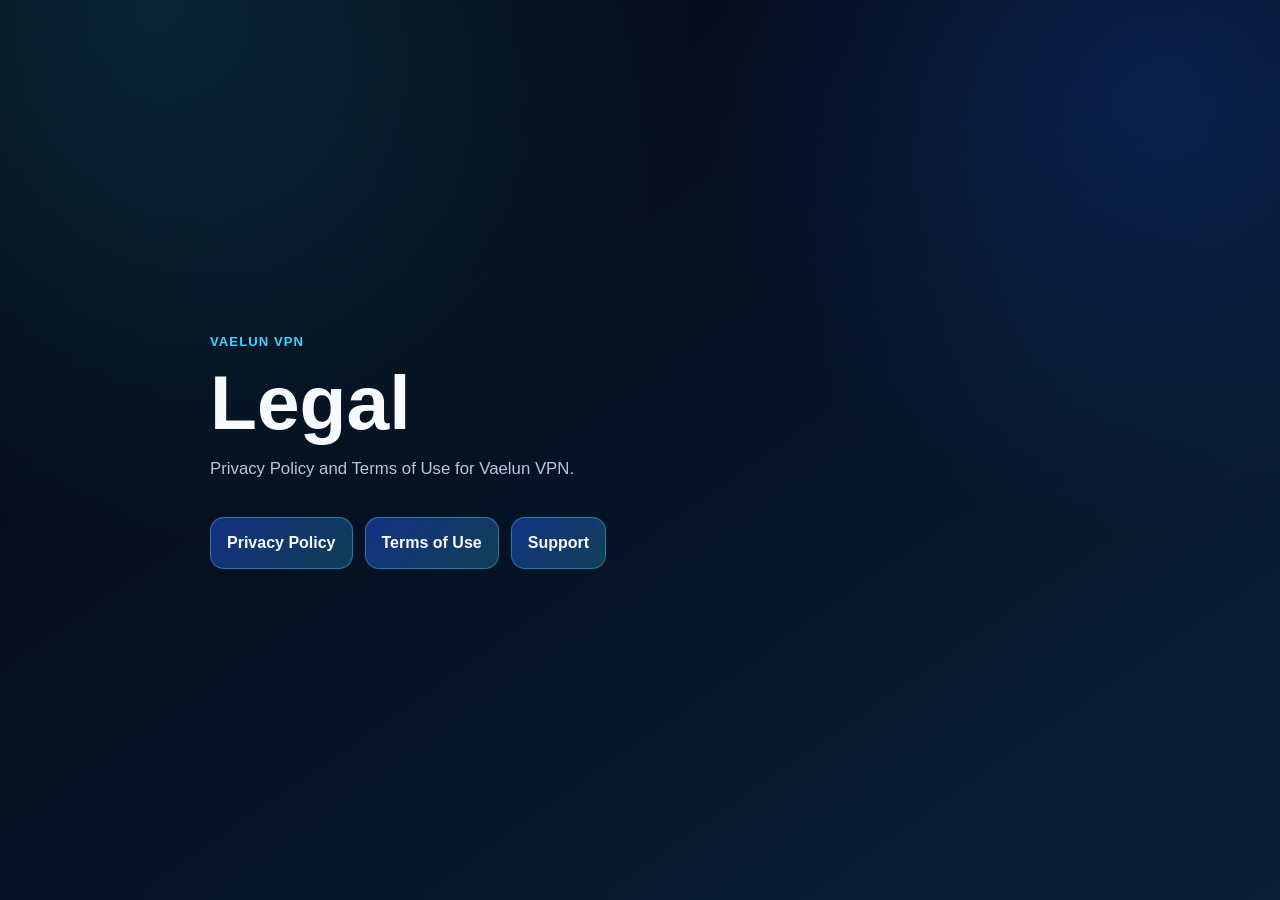
<file: index.html>
<!doctype html>
<html lang="en">
<head>
  <meta charset="utf-8">
  <meta name="viewport" content="width=device-width, initial-scale=1">
  <title>Vaelun VPN Legal</title>
  <meta name="description" content="Legal documents for Vaelun VPN.">
  <link rel="stylesheet" href="styles.css">
</head>
<body>
  <main class="page hero">
    <p class="eyebrow">Vaelun VPN</p>
    <h1>Legal</h1>
    <p class="lead">Privacy Policy and Terms of Use for Vaelun VPN.</p>
    <nav class="links" aria-label="Legal documents">
      <a href="privacy.html">Privacy Policy</a>
      <a href="terms.html">Terms of Use</a>
      <a href="support.html">Support</a>
    </nav>
  </main>
</body>
</html>
</file>
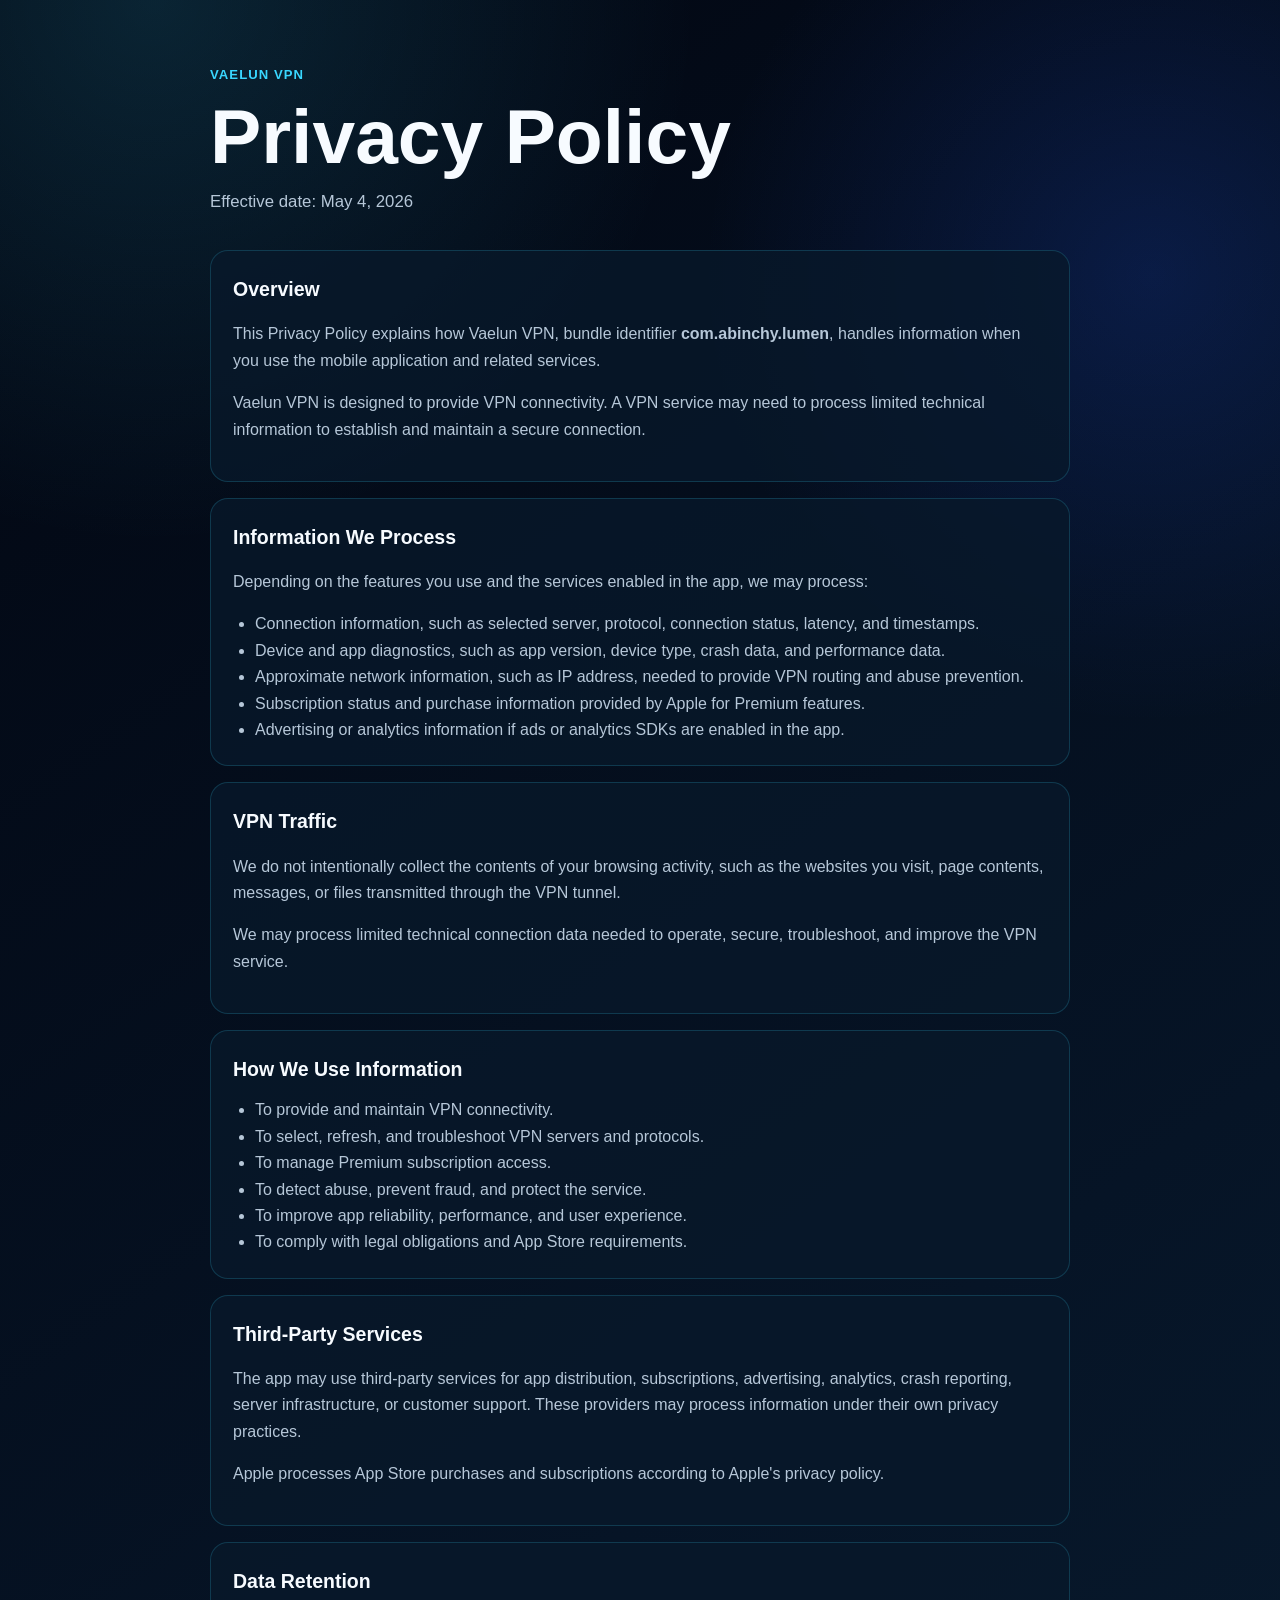
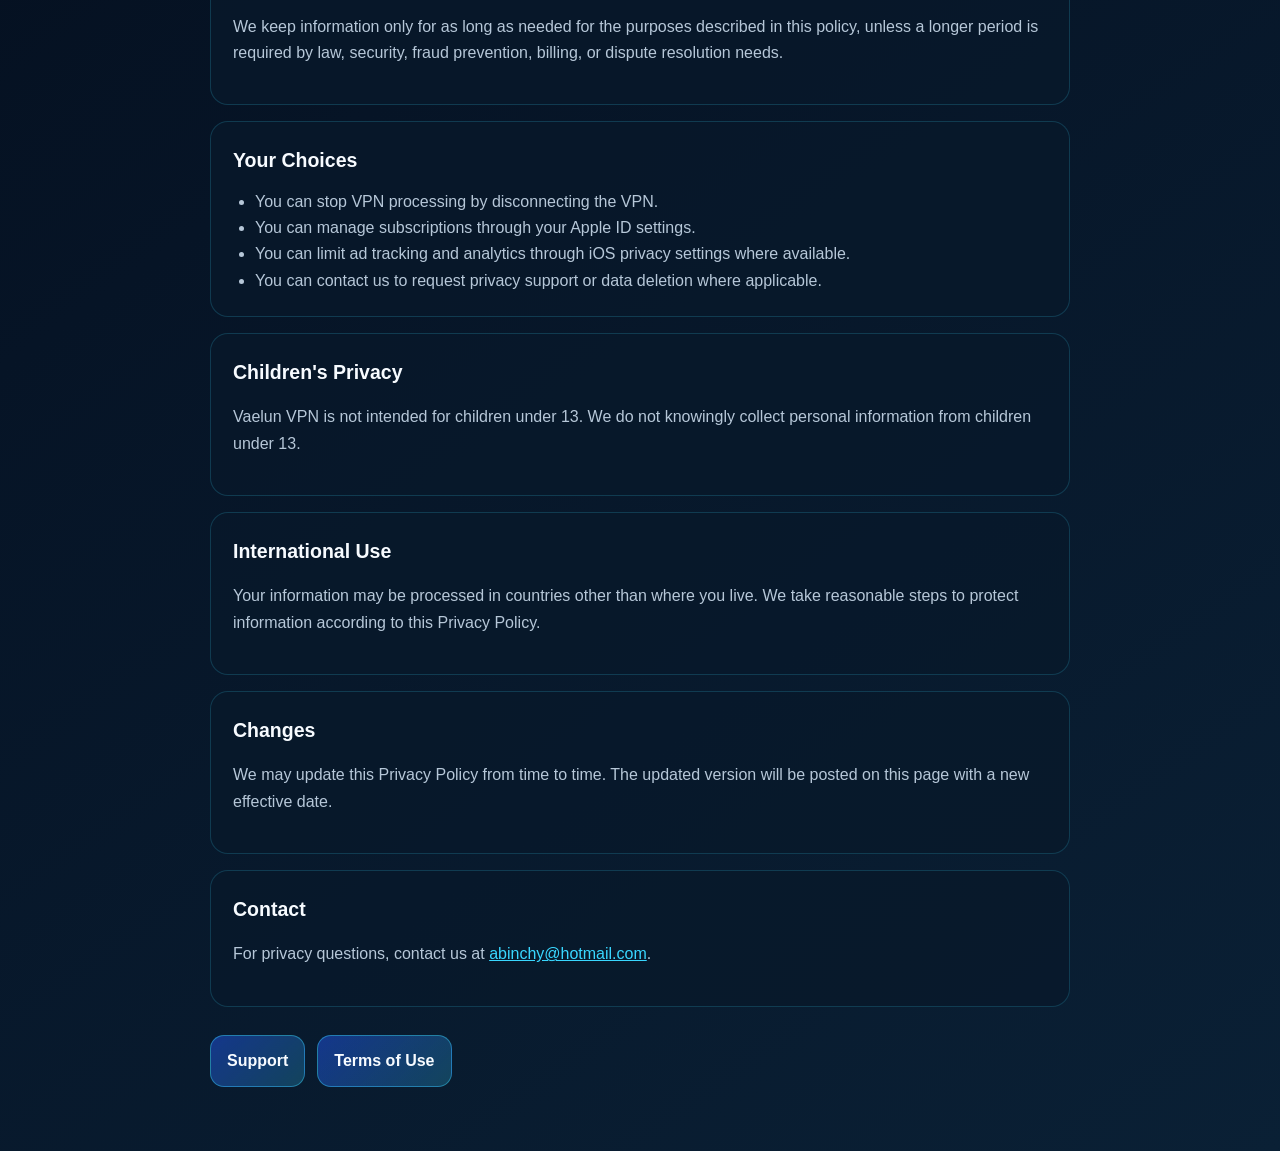
<file: privacy.html>
<!doctype html>
<html lang="en">
<head>
  <meta charset="utf-8">
  <meta name="viewport" content="width=device-width, initial-scale=1">
  <title>Vaelun VPN Privacy Policy</title>
  <meta name="description" content="Privacy Policy for Vaelun VPN.">
  <link rel="stylesheet" href="styles.css">
</head>
<body>
  <main class="page">
    <p class="eyebrow">Vaelun VPN</p>
    <h1>Privacy Policy</h1>
    <p class="meta">Effective date: May 4, 2026</p>

    <section>
      <h2>Overview</h2>
      <p>
        This Privacy Policy explains how Vaelun VPN, bundle identifier <strong>com.abinchy.lumen</strong>,
        handles information when you use the mobile application and related services.
      </p>
      <p>
        Vaelun VPN is designed to provide VPN connectivity. A VPN service may need to process limited
        technical information to establish and maintain a secure connection.
      </p>
    </section>

    <section>
      <h2>Information We Process</h2>
      <p>Depending on the features you use and the services enabled in the app, we may process:</p>
      <ul>
        <li>Connection information, such as selected server, protocol, connection status, latency, and timestamps.</li>
        <li>Device and app diagnostics, such as app version, device type, crash data, and performance data.</li>
        <li>Approximate network information, such as IP address, needed to provide VPN routing and abuse prevention.</li>
        <li>Subscription status and purchase information provided by Apple for Premium features.</li>
        <li>Advertising or analytics information if ads or analytics SDKs are enabled in the app.</li>
      </ul>
    </section>

    <section>
      <h2>VPN Traffic</h2>
      <p>
        We do not intentionally collect the contents of your browsing activity, such as the websites
        you visit, page contents, messages, or files transmitted through the VPN tunnel.
      </p>
      <p>
        We may process limited technical connection data needed to operate, secure, troubleshoot,
        and improve the VPN service.
      </p>
    </section>

    <section>
      <h2>How We Use Information</h2>
      <ul>
        <li>To provide and maintain VPN connectivity.</li>
        <li>To select, refresh, and troubleshoot VPN servers and protocols.</li>
        <li>To manage Premium subscription access.</li>
        <li>To detect abuse, prevent fraud, and protect the service.</li>
        <li>To improve app reliability, performance, and user experience.</li>
        <li>To comply with legal obligations and App Store requirements.</li>
      </ul>
    </section>

    <section>
      <h2>Third-Party Services</h2>
      <p>
        The app may use third-party services for app distribution, subscriptions, advertising,
        analytics, crash reporting, server infrastructure, or customer support. These providers may
        process information under their own privacy practices.
      </p>
      <p>
        Apple processes App Store purchases and subscriptions according to Apple&apos;s privacy policy.
      </p>
    </section>

    <section>
      <h2>Data Retention</h2>
      <p>
        We keep information only for as long as needed for the purposes described in this policy,
        unless a longer period is required by law, security, fraud prevention, billing, or dispute
        resolution needs.
      </p>
    </section>

    <section>
      <h2>Your Choices</h2>
      <ul>
        <li>You can stop VPN processing by disconnecting the VPN.</li>
        <li>You can manage subscriptions through your Apple ID settings.</li>
        <li>You can limit ad tracking and analytics through iOS privacy settings where available.</li>
        <li>You can contact us to request privacy support or data deletion where applicable.</li>
      </ul>
    </section>

    <section>
      <h2>Children&apos;s Privacy</h2>
      <p>
        Vaelun VPN is not intended for children under 13. We do not knowingly collect personal information
        from children under 13.
      </p>
    </section>

    <section>
      <h2>International Use</h2>
      <p>
        Your information may be processed in countries other than where you live. We take reasonable
        steps to protect information according to this Privacy Policy.
      </p>
    </section>

    <section>
      <h2>Changes</h2>
      <p>
        We may update this Privacy Policy from time to time. The updated version will be posted on
        this page with a new effective date.
      </p>
    </section>

    <section>
      <h2>Contact</h2>
      <p>
        For privacy questions, contact us at <a href="mailto:abinchy@hotmail.com">abinchy@hotmail.com</a>.
      </p>
    </section>

    <footer>
      <a href="support.html">Support</a>
      <a href="terms.html">Terms of Use</a>
    </footer>
  </main>
</body>
</html>
</file>
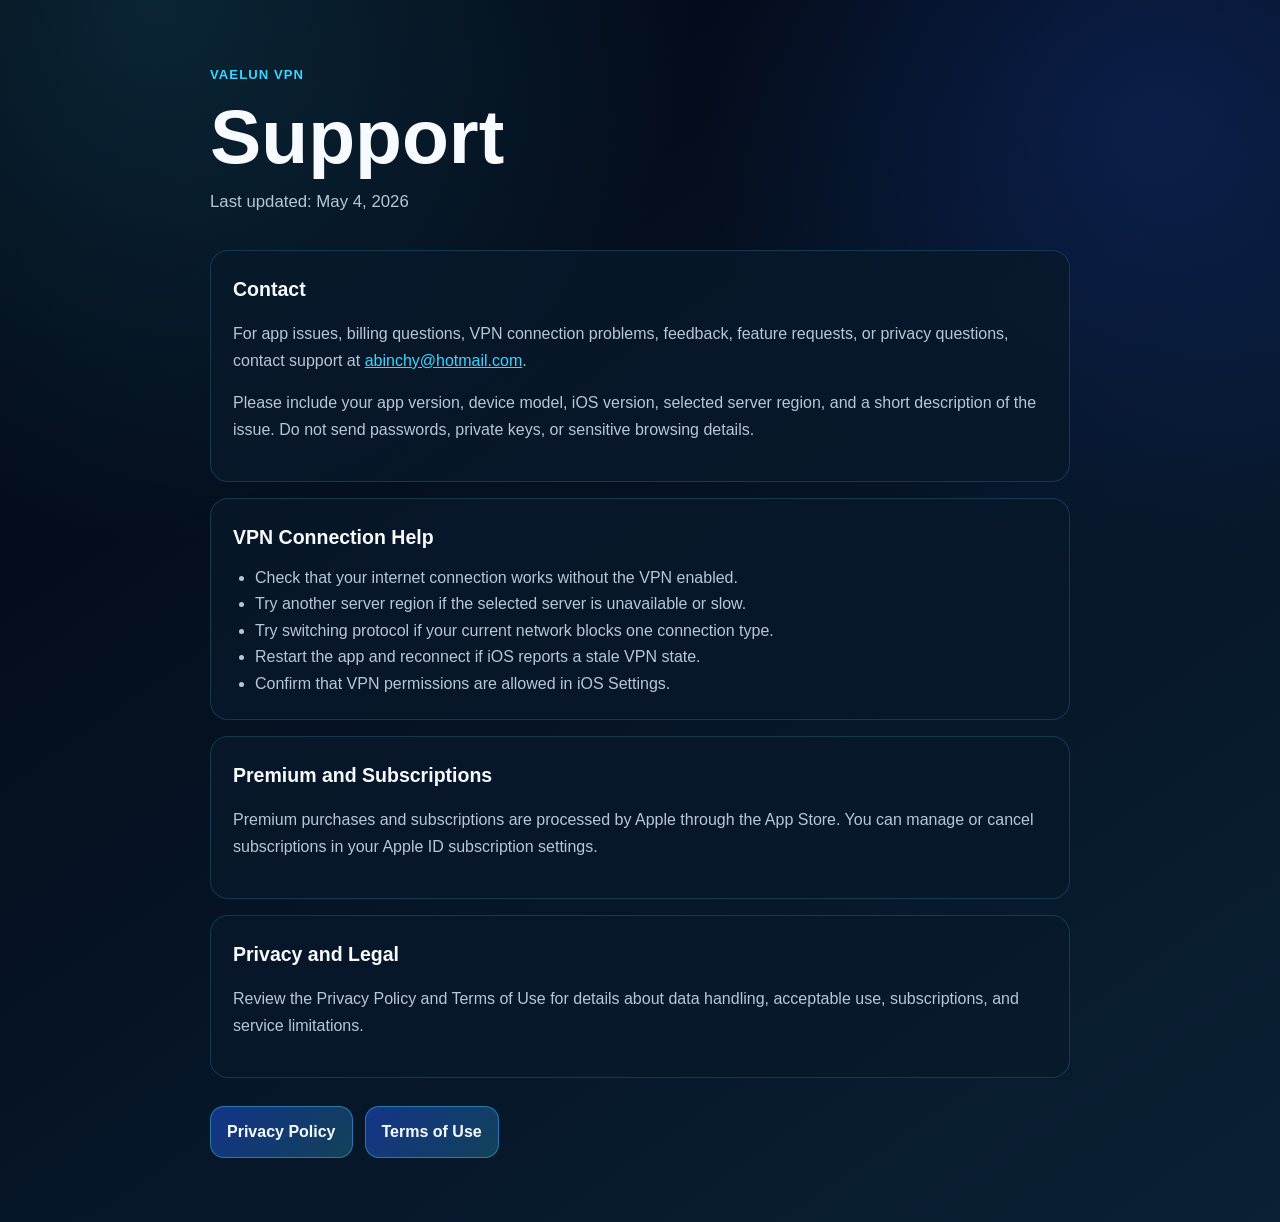
<file: support.html>
<!doctype html>
<html lang="en">
<head>
  <meta charset="utf-8">
  <meta name="viewport" content="width=device-width, initial-scale=1">
  <title>Vaelun VPN Support</title>
  <meta name="description" content="Support information for Vaelun VPN.">
  <link rel="stylesheet" href="styles.css">
</head>
<body>
  <main class="page">
    <p class="eyebrow">Vaelun VPN</p>
    <h1>Support</h1>
    <p class="meta">Last updated: May 4, 2026</p>

    <section>
      <h2>Contact</h2>
      <p>
        For app issues, billing questions, VPN connection problems, feedback, feature requests, or
        privacy questions, contact support at
        <a href="mailto:abinchy@hotmail.com">abinchy@hotmail.com</a>.
      </p>
      <p>
        Please include your app version, device model, iOS version, selected server region, and a
        short description of the issue. Do not send passwords, private keys, or sensitive browsing
        details.
      </p>
    </section>

    <section>
      <h2>VPN Connection Help</h2>
      <ul>
        <li>Check that your internet connection works without the VPN enabled.</li>
        <li>Try another server region if the selected server is unavailable or slow.</li>
        <li>Try switching protocol if your current network blocks one connection type.</li>
        <li>Restart the app and reconnect if iOS reports a stale VPN state.</li>
        <li>Confirm that VPN permissions are allowed in iOS Settings.</li>
      </ul>
    </section>

    <section>
      <h2>Premium and Subscriptions</h2>
      <p>
        Premium purchases and subscriptions are processed by Apple through the App Store. You can
        manage or cancel subscriptions in your Apple ID subscription settings.
      </p>
    </section>

    <section>
      <h2>Privacy and Legal</h2>
      <p>
        Review the Privacy Policy and Terms of Use for details about data handling, acceptable use,
        subscriptions, and service limitations.
      </p>
    </section>

    <footer>
      <a href="privacy.html">Privacy Policy</a>
      <a href="terms.html">Terms of Use</a>
    </footer>
  </main>
</body>
</html>
</file>
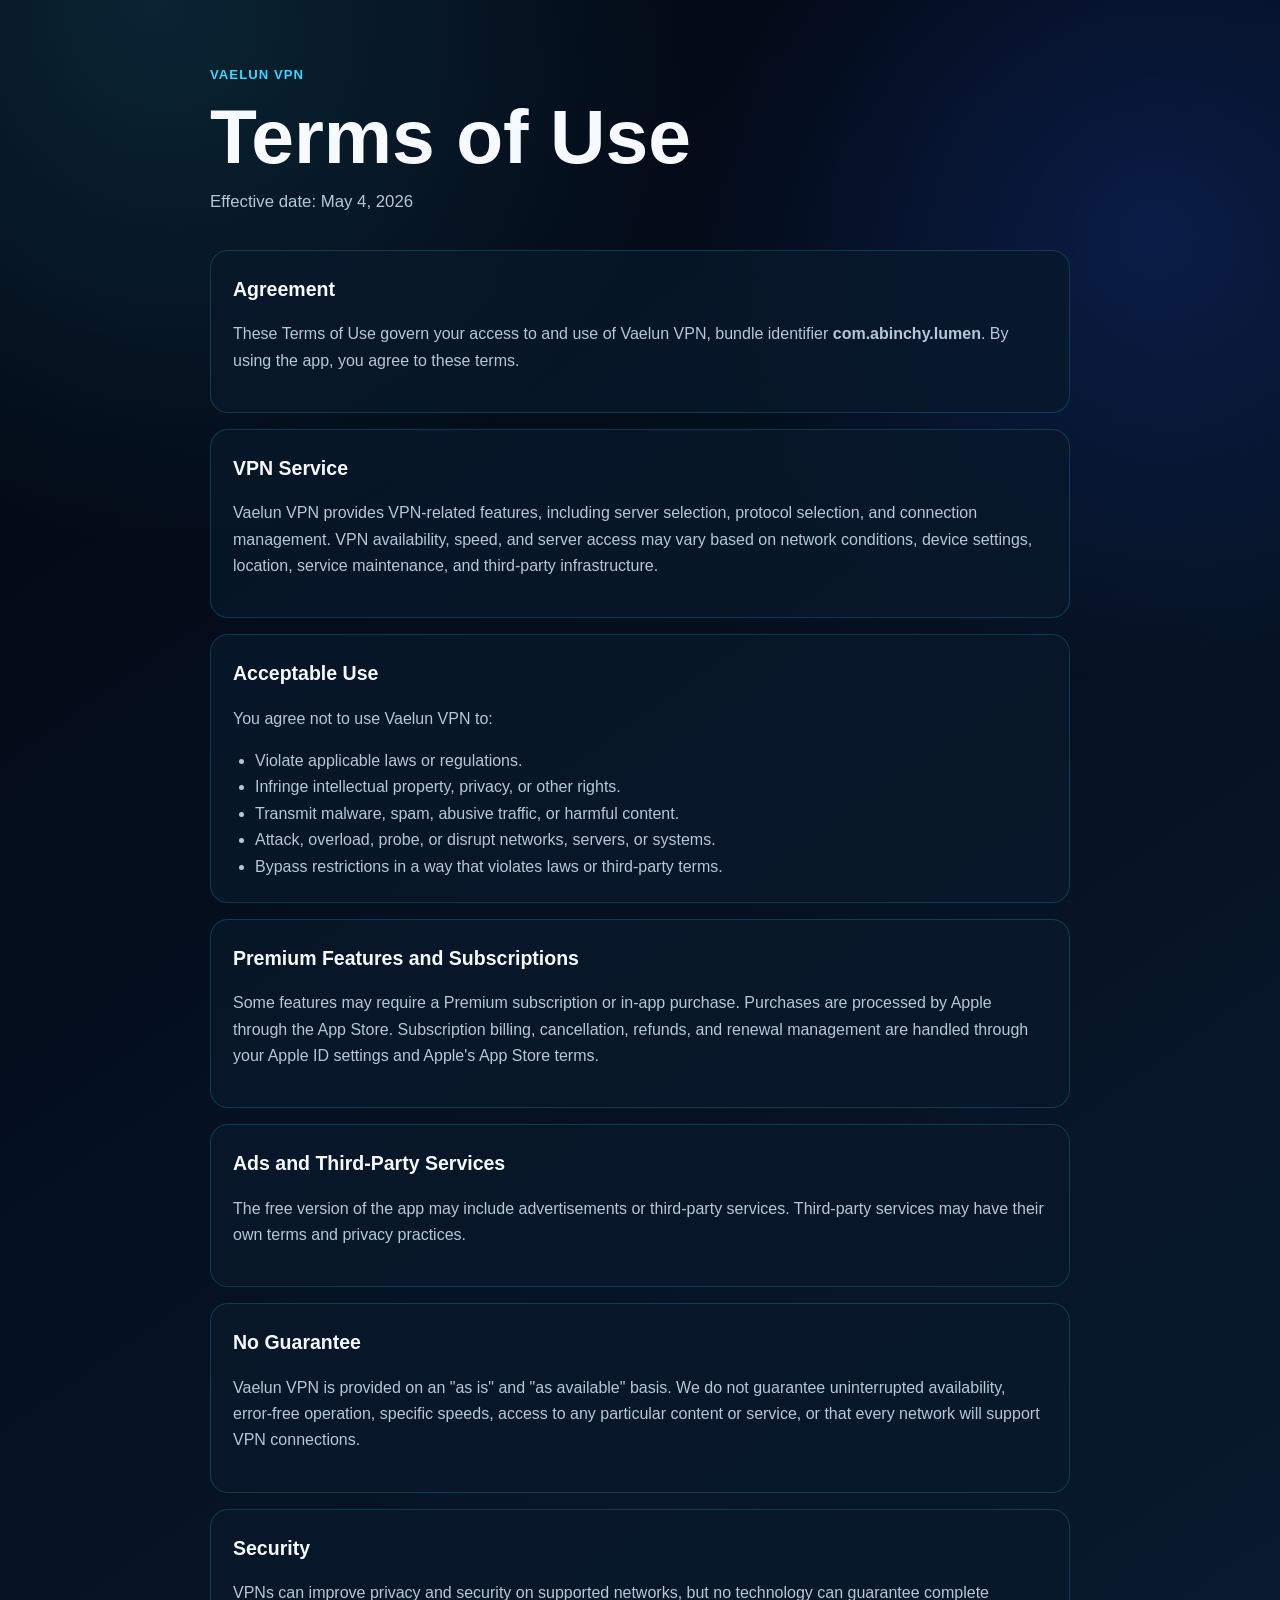
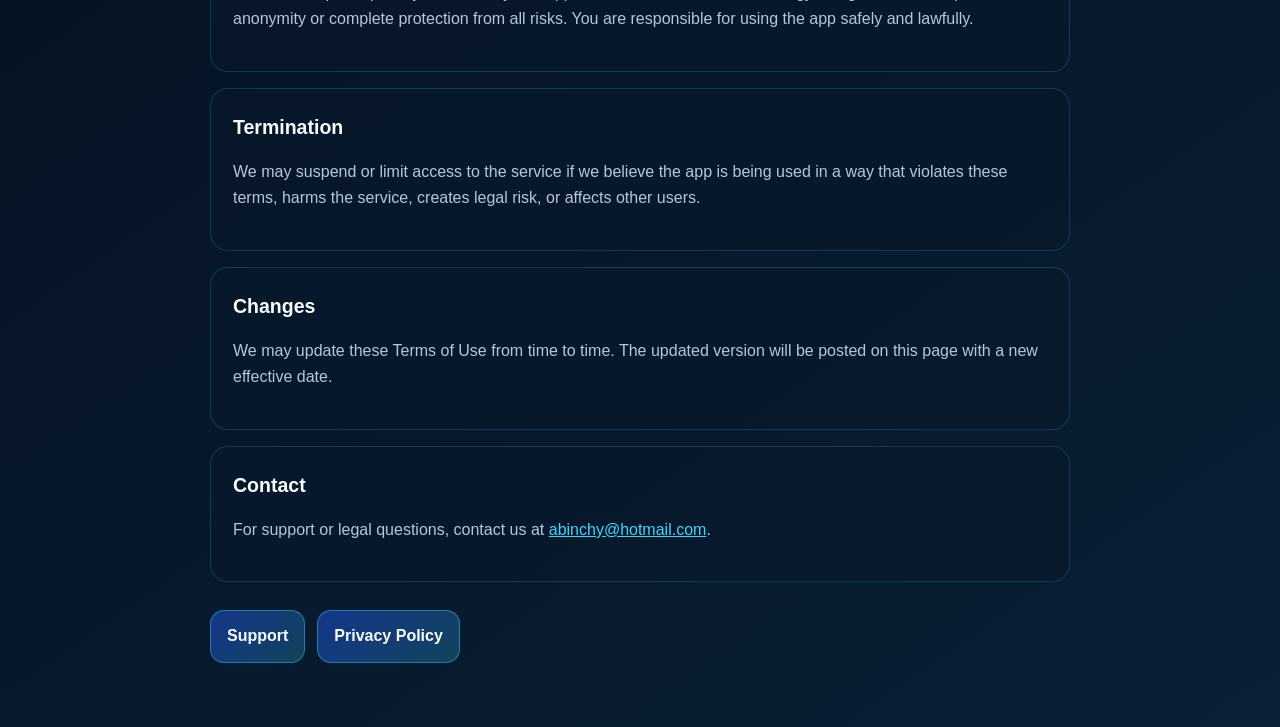
<file: terms.html>
<!doctype html>
<html lang="en">
<head>
  <meta charset="utf-8">
  <meta name="viewport" content="width=device-width, initial-scale=1">
  <title>Vaelun VPN Terms of Use</title>
  <meta name="description" content="Terms of Use for Vaelun VPN.">
  <link rel="stylesheet" href="styles.css">
</head>
<body>
  <main class="page">
    <p class="eyebrow">Vaelun VPN</p>
    <h1>Terms of Use</h1>
    <p class="meta">Effective date: May 4, 2026</p>

    <section>
      <h2>Agreement</h2>
      <p>
        These Terms of Use govern your access to and use of Vaelun VPN, bundle identifier
        <strong>com.abinchy.lumen</strong>. By using the app, you agree to these terms.
      </p>
    </section>

    <section>
      <h2>VPN Service</h2>
      <p>
        Vaelun VPN provides VPN-related features, including server selection, protocol selection, and
        connection management. VPN availability, speed, and server access may vary based on network
        conditions, device settings, location, service maintenance, and third-party infrastructure.
      </p>
    </section>

    <section>
      <h2>Acceptable Use</h2>
      <p>You agree not to use Vaelun VPN to:</p>
      <ul>
        <li>Violate applicable laws or regulations.</li>
        <li>Infringe intellectual property, privacy, or other rights.</li>
        <li>Transmit malware, spam, abusive traffic, or harmful content.</li>
        <li>Attack, overload, probe, or disrupt networks, servers, or systems.</li>
        <li>Bypass restrictions in a way that violates laws or third-party terms.</li>
      </ul>
    </section>

    <section>
      <h2>Premium Features and Subscriptions</h2>
      <p>
        Some features may require a Premium subscription or in-app purchase. Purchases are processed
        by Apple through the App Store. Subscription billing, cancellation, refunds, and renewal
        management are handled through your Apple ID settings and Apple&apos;s App Store terms.
      </p>
    </section>

    <section>
      <h2>Ads and Third-Party Services</h2>
      <p>
        The free version of the app may include advertisements or third-party services. Third-party
        services may have their own terms and privacy practices.
      </p>
    </section>

    <section>
      <h2>No Guarantee</h2>
      <p>
        Vaelun VPN is provided on an &quot;as is&quot; and &quot;as available&quot; basis. We do not guarantee
        uninterrupted availability, error-free operation, specific speeds, access to any particular
        content or service, or that every network will support VPN connections.
      </p>
    </section>

    <section>
      <h2>Security</h2>
      <p>
        VPNs can improve privacy and security on supported networks, but no technology can guarantee
        complete anonymity or complete protection from all risks. You are responsible for using the
        app safely and lawfully.
      </p>
    </section>

    <section>
      <h2>Termination</h2>
      <p>
        We may suspend or limit access to the service if we believe the app is being used in a way
        that violates these terms, harms the service, creates legal risk, or affects other users.
      </p>
    </section>

    <section>
      <h2>Changes</h2>
      <p>
        We may update these Terms of Use from time to time. The updated version will be posted on
        this page with a new effective date.
      </p>
    </section>

    <section>
      <h2>Contact</h2>
      <p>
        For support or legal questions, contact us at <a href="mailto:abinchy@hotmail.com">abinchy@hotmail.com</a>.
      </p>
    </section>

    <footer>
      <a href="support.html">Support</a>
      <a href="privacy.html">Privacy Policy</a>
    </footer>
  </main>
</body>
</html>
</file>
<file: styles.css>
:root {
  color-scheme: dark;
  --bg: #020611;
  --panel: #08192b;
  --line: #1d4665;
  --text: #f7fbff;
  --soft: #b6c7d8;
  --muted: #7f94a8;
  --cyan: #39d7ff;
  --green: #16c98b;
}

* {
  box-sizing: border-box;
}

body {
  margin: 0;
  background:
    radial-gradient(circle at 12% 0%, rgba(57, 215, 255, 0.14), transparent 34rem),
    radial-gradient(circle at 90% 10%, rgba(36, 91, 255, 0.18), transparent 28rem),
    linear-gradient(145deg, #020611, #061426 54%, #0a2035);
  color: var(--text);
  font-family: -apple-system, BlinkMacSystemFont, "Segoe UI", sans-serif;
  line-height: 1.65;
  min-height: 100vh;
}

a {
  color: var(--cyan);
}

.page {
  width: min(860px, calc(100% - 40px));
  margin: 0 auto;
  padding: 64px 0;
}

.hero {
  min-height: 100vh;
  display: grid;
  align-content: center;
}

.eyebrow {
  color: var(--cyan);
  font-size: 0.82rem;
  font-weight: 800;
  letter-spacing: 0.08em;
  margin: 0 0 12px;
  text-transform: uppercase;
}

h1 {
  font-size: clamp(2.5rem, 7vw, 4.8rem);
  line-height: 1;
  margin: 0 0 14px;
}

h2 {
  color: var(--text);
  font-size: 1.22rem;
  margin: 0 0 12px;
}

.meta,
.lead {
  color: var(--soft);
  font-size: 1.05rem;
  margin: 0 0 34px;
}

section {
  background: rgba(8, 25, 43, 0.78);
  border: 1px solid rgba(57, 215, 255, 0.18);
  border-radius: 18px;
  margin: 16px 0;
  padding: 22px;
}

p,
li {
  color: var(--soft);
}

ul {
  margin: 0;
  padding-left: 22px;
}

.links {
  display: flex;
  flex-wrap: wrap;
  gap: 12px;
}

.links a,
footer a {
  background: linear-gradient(135deg, rgba(36, 91, 255, 0.45), rgba(57, 215, 255, 0.22));
  border: 1px solid rgba(57, 215, 255, 0.42);
  border-radius: 14px;
  color: var(--text);
  display: inline-block;
  font-weight: 800;
  padding: 12px 16px;
  text-decoration: none;
}

footer {
  display: flex;
  flex-wrap: wrap;
  gap: 12px;
  margin-top: 28px;
}
</file>
